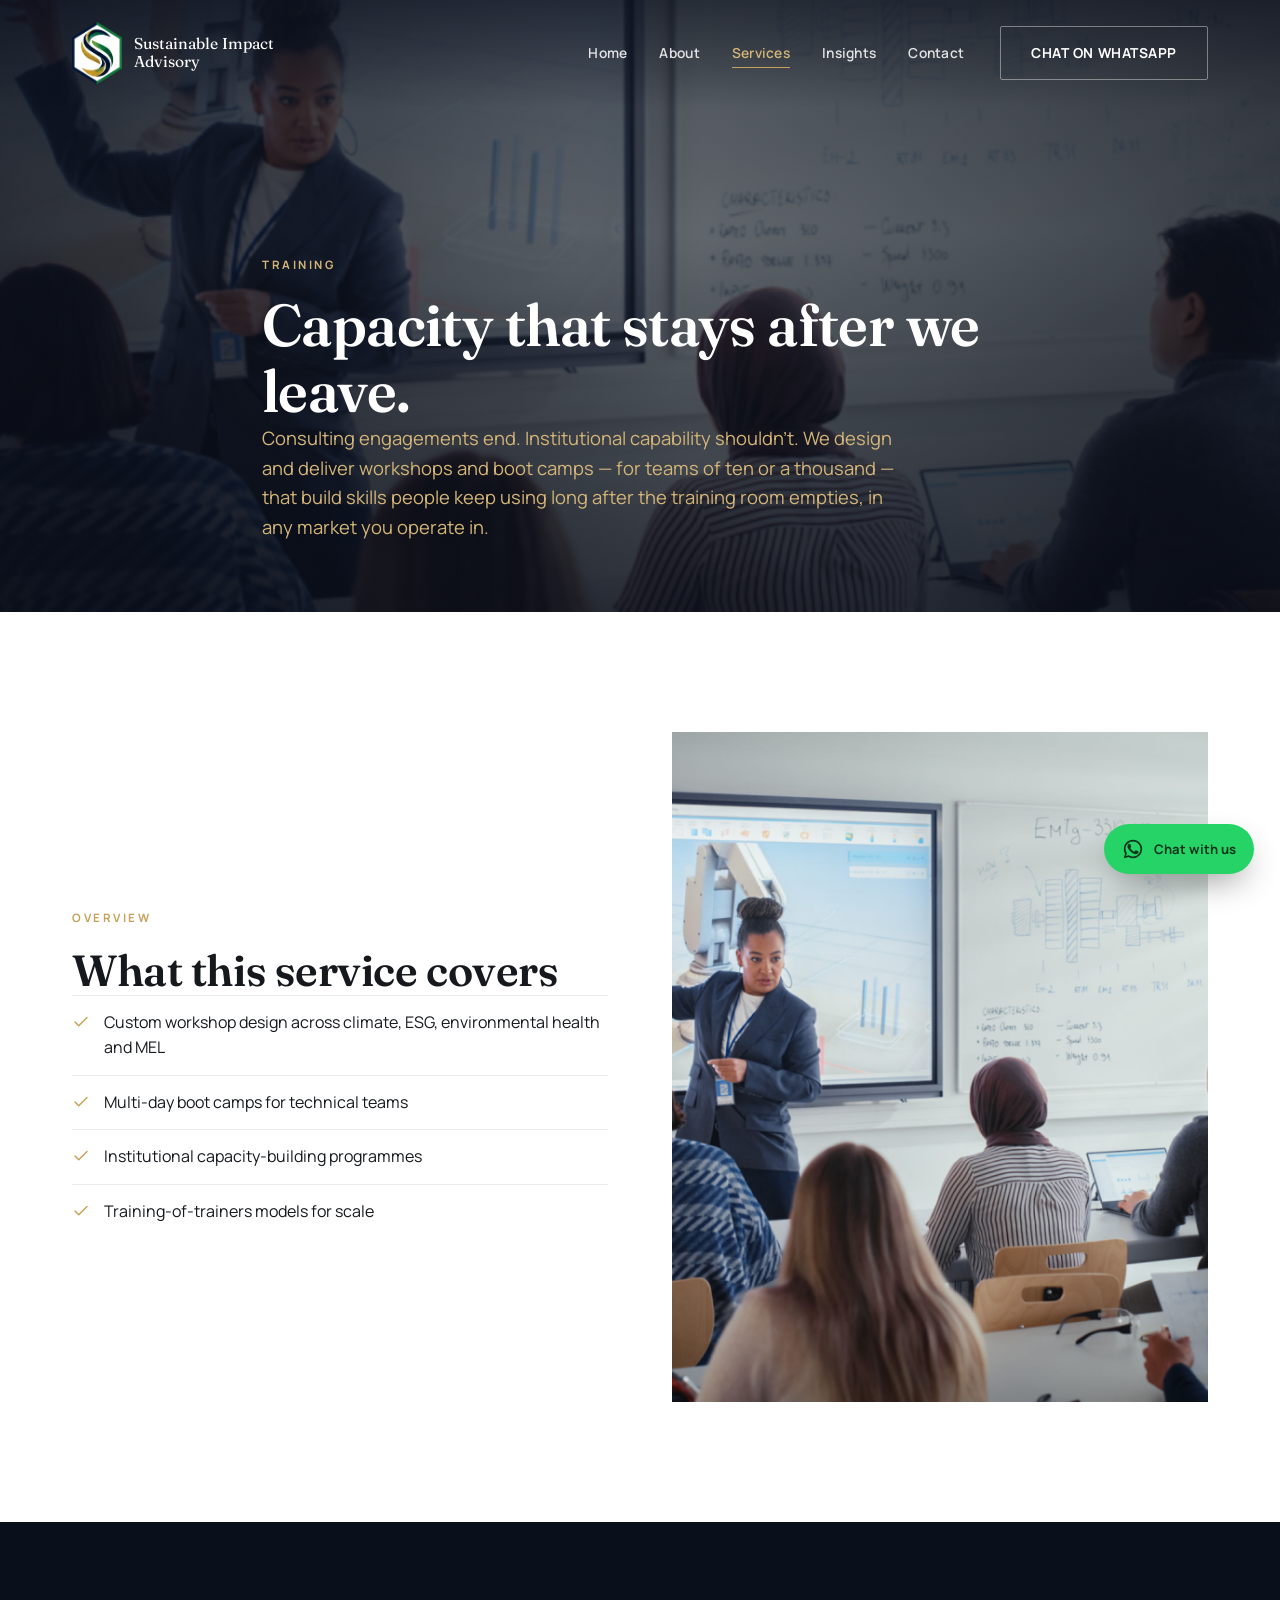
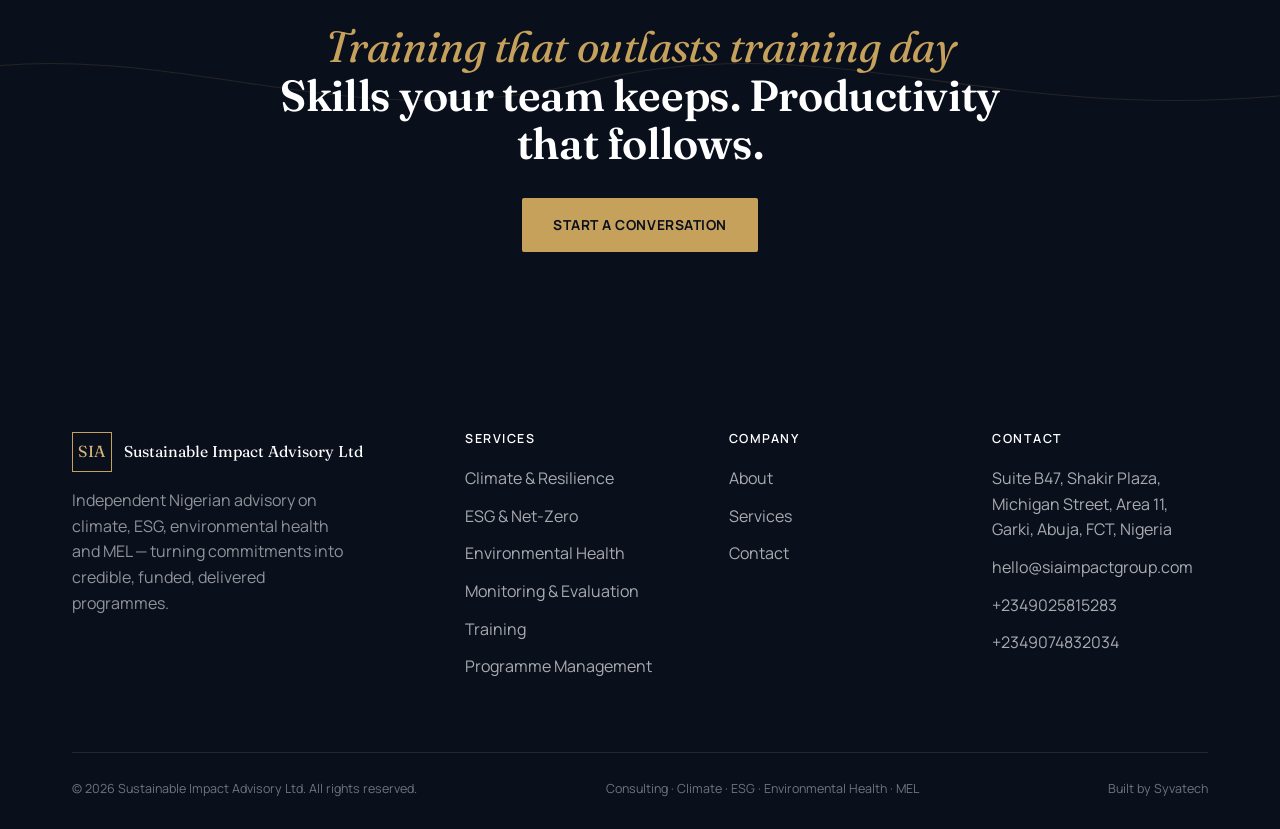
<file: service-training.html>
<!doctype html>
<html lang="en">

<head>
  <meta charset="utf-8">
  <meta name="viewport" content="width=device-width, initial-scale=1">
  <title>Training | Sustainable Impact Advisory</title>
  <meta name="description"
    content="Workshops, boot camps and capacity building that build lasting institutional skill.">
  <link rel="preconnect" href="https://fonts.googleapis.com">
  <link rel="preconnect" href="https://fonts.gstatic.com" crossorigin>
  <link
    href="https://fonts.googleapis.com/css2?family=Fraunces:ital,wght@0,300;0,500;0,600;0,700;1,400;1,500&family=Manrope:wght@400;500;600;700;800&display=swap"
    rel="stylesheet">
  <link rel="stylesheet" href="css/style.css">
  <!-- Favicon -->
  <link href="images/logo2.png" rel="icon">
</head>

<body>
  <header class="site-header">
    <div class="container">
      <a href="index.html" class="brand">
        <div class="logo">
          <img src="images/logo2.png" alt="SIA Logo">
        </div>
        <span class="brand-name"><span class="full">Sustainable Impact<br>Advisory</span></span>
      </a>
      <nav class="nav-main">
        <ul class="nav-links" id="navLinks">
          <li><a href="index.html">Home</a></li>
          <li><a href="about.html">About</a></li>
          <li class="nav-dropdown open">
            <a href="services.html" class="dropdown-toggle active">Services</a>
            <div class="nav-dropdown-panel">
              <a href="service-climate-resilience.html">Climate &amp; Resilience</a>
              <a href="service-esg-net-zero.html">ESG &amp; Net-Zero</a>
              <a href="service-environmental-health.html">Environmental Health</a>
              <a href="service-monitoring-evaluation.html">Monitoring &amp; Evaluation</a>
              <a href="service-training.html">Training</a>
              <a href="service-programme-management.html">Programme Management</a>
            </div>
          </li>
          <li><a href="insights.html">Insights</a></li>
          <li><a href="contact.html">Contact</a></li>
        </ul>
        <div class="nav-cta">
          <a href="https://wa.me/2349074832034?text=Hello%20SIA%2C%20I%27d%20like%20to%20enquire%20about%20your%20services."
            class="btn btn-outline" target="_blank" rel="noopener">Chat on WhatsApp</a>
          <button class="nav-toggle" aria-label="Toggle menu" aria-expanded="false">
            <svg viewBox="0 0 24 24" fill="none" stroke="currentColor" stroke-width="2" stroke-linecap="round"
              width="24" height="24">
              <line x1="3" y1="6" x2="21" y2="6" />
              <line x1="3" y1="12" x2="21" y2="12" />
              <line x1="3" y1="18" x2="21" y2="18" />
            </svg>
          </button>
        </div>
      </nav>
    </div>
  </header>
  <section class="page-hero">
    <div class="hero-media"><img src="images/train.png" alt=""></div>
    <div class="hero-scrim"></div>
    <div class="container page-hero-content">
      <div class="eyebrow on-dark">Training</div>
      <h1>Capacity that stays after we leave.</h1>
      <p class="lede">Consulting engagements end. Institutional capability shouldn't. We design and deliver workshops
        and boot camps — for teams of ten or a thousand — that build skills people keep using long after the training
        room empties, in any market you operate in.</p>
    </div>
  </section>

  <section class="section section-white">
    <div class="container">
      <div class="split reverse reveal">
        <div class="split-media image-card">
          <img src="images/train.png" alt="Training — Sustainable Impact Advisory Ltd">
        </div>
        <div>
          <div class="eyebrow">Overview</div>
          <h2>What this service covers</h2>
          <ul class="check-list">
            <li><svg viewBox="0 0 24 24" fill="none" stroke="currentColor" stroke-width="2" stroke-linecap="round"
                stroke-linejoin="round">
                <polyline points="20 6 9 17 4 12" />
              </svg>
              <div>Custom workshop design across climate, ESG, environmental health and MEL</div>
            </li>
            <li><svg viewBox="0 0 24 24" fill="none" stroke="currentColor" stroke-width="2" stroke-linecap="round"
                stroke-linejoin="round">
                <polyline points="20 6 9 17 4 12" />
              </svg>
              <div>Multi-day boot camps for technical teams</div>
            </li>
            <li><svg viewBox="0 0 24 24" fill="none" stroke="currentColor" stroke-width="2" stroke-linecap="round"
                stroke-linejoin="round">
                <polyline points="20 6 9 17 4 12" />
              </svg>
              <div>Institutional capacity-building programmes</div>
            </li>
            <li><svg viewBox="0 0 24 24" fill="none" stroke="currentColor" stroke-width="2" stroke-linecap="round"
                stroke-linejoin="round">
                <polyline points="20 6 9 17 4 12" />
              </svg>
              <div>Training-of-trainers models for scale</div>
            </li>
          </ul>
        </div>
      </div>
    </div>
  </section>

  <section class="cta-banner">
    <svg class="contour-bg" viewBox="0 0 1200 800" preserveAspectRatio="none" aria-hidden="true">
      <path d="M-100,150 C150,90 300,210 550,150 C800,90 950,210 1300,150" fill="none" stroke="#c6a15b"
        stroke-width="1" />
      <path d="M-100,650 C150,590 300,710 550,650 C800,590 950,710 1300,650" fill="none" stroke="#c6a15b"
        stroke-width="1" />
    </svg>
    <div class="container reveal">
      <h2><b><em>Training that outlasts training day</em></b><br>
        Skills your team keeps. Productivity that follows.</h2>

      <div class="cta-actions">
        <a href="contact.html" class="btn btn-primary">Start A Conversation</a>

      </div>
    </div>
  </section>

  <footer class="site-footer">
    <div class="container">
      <div class="footer-top">
        <div class="footer-brand">
          <div class="brand" style="color:#fff;">
            <span class="brand-mark">SIA</span>
            <span class="brand-name" style="color:#fff;"><span class="full">Sustainable Impact Advisory
                Ltd</span></span>
          </div>
          <p>Independent Nigerian advisory on climate, ESG, environmental health and MEL — turning commitments into
            credible, funded, delivered programmes.</p>
        </div>
        <div class="footer-col">
          <h4>Services</h4>
          <ul>
            <li><a href="service-climate-resilience.html">Climate &amp; Resilience</a></li>
            <li><a href="service-esg-net-zero.html">ESG &amp; Net-Zero</a></li>
            <li><a href="service-environmental-health.html">Environmental Health</a></li>
            <li><a href="service-monitoring-evaluation.html">Monitoring &amp; Evaluation</a></li>
            <li><a href="service-training.html">Training</a></li>
            <li><a href="service-programme-management.html">Programme Management</a></li>
          </ul>
        </div>
        <div class="footer-col">
          <h4>Company</h4>
          <ul>
            <li><a href="about.html">About</a></li>
            <li><a href="services.html">Services</a></li>
            <li><a href="contact.html">Contact</a></li>
          </ul>
        </div>
        <div class="footer-col">
          <h4>Contact</h4>
          <ul>
            <li>Suite B47, Shakir Plaza, Michigan Street, Area 11, Garki, Abuja, FCT, Nigeria</li>
            <li><a href="hello@siaimpactgroup.com">hello@siaimpactgroup.com</a></li>
            <li><a href="tel:+2349074832034">+2349025815283</a></li>
            <li><a href="tel:+2349074832034">+2349074832034</a></li>
          </ul>
        </div>
      </div>
      <div class="footer-bottom">
        <span>&copy; <span data-year></span> Sustainable Impact Advisory Ltd. All rights reserved.</span>
        <span>Consulting · Climate · ESG · Environmental Health · MEL</span>
        <span><a href="https://syvatech.mypixieset.com/" target="_blank" rel="noopener noreferrer">
            Built by Syvatech
          </a></span>
      </div>
    </div>
  </footer>

  <a href="https://wa.me/2349074832034?text=Hello%20SIA%2C%20I%27d%20like%20to%20enquire%20about%20your%20services."
    class="wa-float" target="_blank" rel="noopener" aria-label="Chat on WhatsApp">
    <svg viewBox="0 0 24 24" fill="currentColor">
      <path
        d="M17.472 14.382c-.297-.149-1.758-.867-2.03-.967-.273-.099-.471-.148-.67.15-.197.297-.767.966-.94 1.164-.173.199-.347.223-.644.075-.297-.15-1.255-.463-2.39-1.475-.883-.788-1.48-1.761-1.653-2.059-.173-.297-.018-.458.13-.606.134-.133.298-.347.446-.52.149-.174.198-.298.298-.497.099-.198.05-.371-.025-.52-.075-.149-.669-1.612-.916-2.207-.242-.579-.487-.5-.669-.51-.173-.008-.371-.01-.57-.01-.198 0-.52.074-.792.372-.272.297-1.04 1.016-1.04 2.479 0 1.462 1.065 2.875 1.213 3.074.149.198 2.096 3.2 5.077 4.487.709.306 1.262.489 1.694.626.712.227 1.36.195 1.871.118.571-.085 1.758-.719 2.006-1.413.248-.694.248-1.289.173-1.413-.074-.124-.272-.198-.57-.347z" />
      <path
        d="M12.001 2c-5.522 0-10 4.477-10 10 0 1.766.462 3.484 1.34 5.001L2 22l5.132-1.324A9.958 9.958 0 0012.001 22c5.522 0 10-4.477 10-10s-4.478-10-10-10zm0 18.153a8.13 8.13 0 01-4.146-1.13l-.297-.176-3.05.787.814-2.973-.193-.305A8.14 8.14 0 013.85 12c0-4.5 3.65-8.153 8.151-8.153S20.15 7.5 20.15 12 16.501 20.153 12.001 20.153z" />
    </svg>
    <span class="wa-label">Chat with us</span>
  </a>

  <script src="js/main.js"></script>
</body>

</html>
</file>
<file: css/style.css>
/* ============================================================
   Sustainable Impact Advisory Ltd — Design System
   Palette: deep navy + brass gold + cream, editorial serif display
   ============================================================ */

:root {
  --navy-950: #0a0f1c;
  --navy-900: #0d1526;
  --navy-800: #142236;
  --navy-700: #1c2e47;
  --navy-600: #28405f;
  --gold-500: #c6a15b;
  --gold-400: #d4b578;
  --gold-300: #e7d4a8;
  --sage-600: #6e8f72;
  --cream-50: #fbf9f3;
  --cream-100: #f3efe3;
  --cream-200: #eae3d1;
  --ink-900: #15181d;
  --ink-700: #3a3f47;
  --ink-500: #666c76;
  --white: #ffffff;

  --font-display: 'Fraunces', Georgia, serif;
  --font-body: 'Manrope', -apple-system, BlinkMacSystemFont, 'Segoe UI', sans-serif;

  --container: 1200px;
  --radius: 2px;
  --ease: cubic-bezier(.22, .68, 0, 1);
}

*,
*::before,
*::after {
  box-sizing: border-box;
}

html {
  scroll-behavior: smooth;
}

@media (prefers-reduced-motion:reduce) {
  html {
    scroll-behavior: auto;
  }

  * {
    animation-duration: .001ms !important;
    animation-iteration-count: 1 !important;
    transition-duration: .001ms !important;
  }
}

body {
  margin: 0;
  font-family: var(--font-body);
  color: var(--ink-900);
  background: var(--cream-50);
  -webkit-font-smoothing: antialiased;
  line-height: 1.6;
}

img {
  max-width: 100%;
  display: block;
}

a {
  color: inherit;
  text-decoration: none;
}

ul {
  margin: 0;
  padding: 0;
  list-style: none;
}

button {
  font-family: inherit;
}

.container {
  max-width: var(--container);
  margin: 0 auto;
  padding: 0 32px;
}

h1,
h2,
h3,
h4 {
  font-family: var(--font-display);
  font-weight: 600;
  line-height: 1.12;
  margin: 0;
  letter-spacing: -0.01em;
}

h1 {
  font-size: clamp(2.6rem, 5.2vw, 4.6rem);
}

h2 {
  font-size: clamp(1.9rem, 3.4vw, 2.8rem);
}

h3 {
  font-size: clamp(1.25rem, 2vw, 1.6rem);
}

em,
.italic {
  font-style: italic;
  font-weight: 400;
  color: var(--gold-500);
}

p {
  margin: 0 0 1em;
  color: var(--ink-700);
}

p:last-child {
  margin-bottom: 0;
}

.eyebrow {
  display: flex;
  align-items: center;
  gap: 12px;
  font-family: var(--font-body);
  font-size: .72rem;
  font-weight: 700;
  letter-spacing: .22em;
  text-transform: uppercase;
  color: var(--gold-500);
  margin-bottom: 18px;
}

.eyebrow::before {

  width: 28px;
  height: 1px;
  background: var(--gold-500);
  display: inline-block;
}

.eyebrow.center {
  justify-content: center;
}

.eyebrow.on-dark {
  color: var(--gold-400);
}

.lede {
  font-size: 1.15rem;
  color: var(--ink-700);
  max-width: 640px;
}

.on-dark .lede,
.on-dark p {
  color: rgba(255, 255, 255, .72);
}

.on-dark h2,
.on-dark h3 {
  color: var(--white);
}

/* ---------- Buttons ---------- */
.btn {
  display: inline-flex;
  align-items: center;
  justify-content: center;
  gap: 10px;
  padding: 15px 30px;
  font-size: .86rem;
  font-weight: 700;
  letter-spacing: .04em;
  text-transform: uppercase;
  border-radius: var(--radius);
  border: 1px solid transparent;
  cursor: pointer;
  transition: all .35s var(--ease);
  white-space: nowrap;
}

.btn-primary {
  background: var(--gold-500);
  color: var(--navy-950);
}

.btn-primary:hover {
  background: var(--gold-400);
  transform: translateY(-2px);
  box-shadow: 0 12px 24px -10px rgba(198, 161, 91, .55);
}

.btn-outline {
  border-color: rgba(255, 255, 255, .4);
  color: var(--white);
  background: transparent;
}

.btn-outline:hover {
  border-color: var(--gold-400);
  color: var(--gold-400);
}

.btn-dark-outline {
  border-color: rgba(21, 24, 29, .25);
  color: var(--ink-900);
  background: transparent;
}

.btn-dark-outline:hover {
  border-color: var(--navy-900);
  background: var(--navy-900);
  color: var(--white);
}

.btn-whatsapp {
  background: #25D366;
  color: #08341c;
}

.btn-whatsapp:hover {
  background: #2fe374;
  transform: translateY(-2px);
}

.btn svg {
  width: 18px;
  height: 18px;
  flex-shrink: 0;
}

/* ---------- Header / Nav ---------- */
.site-header {
  position: fixed;
  top: 0;
  left: 0;
  right: 0;
  z-index: 1000;
  padding: 22px 0;
  transition: all .4s var(--ease);
  background: linear-gradient(to bottom, rgba(10, 15, 28, .55), transparent);
}

/* ---------- Logo ---------- */
.logo img {
  width: 50px;
  height: auto;
  display: block;
}

.site-header.scrolled {
  background: rgba(10, 15, 28, .94);
  backdrop-filter: blur(10px);
  padding: 14px 0;
  box-shadow: 0 8px 30px -12px rgba(0, 0, 0, .4);
}

.site-header .container {
  display: flex;
  align-items: center;
  justify-content: space-between;
  gap: 24px;
}

.brand {
  display: flex;
  align-items: center;
  gap: 12px;
  color: var(--white);
}

.brand-mark {
  width: 40px;
  height: 40px;
  border: 1px solid var(--gold-500);
  display: flex;
  align-items: center;
  justify-content: center;
  font-family: var(--font-display);
  font-size: 1rem;
  letter-spacing: .03em;
  color: var(--gold-400);
  flex-shrink: 0;
}

.brand-name {
  font-family: var(--font-display);
  font-size: 1rem;
  line-height: 1.15;
}

.brand-name .full {
  display: block;
  font-size: .98rem;
}

.brand-name .sub {
  display: block;
  font-size: .62rem;
  letter-spacing: .18em;
  text-transform: uppercase;
  color: var(--gold-400);
  font-family: var(--font-body);
  font-weight: 700;
  margin-top: 2px;
}

.nav-main {
  display: flex;
  align-items: center;
  gap: 36px;
}

.nav-links {
  display: flex;
  align-items: center;
  gap: 32px;
}

.nav-links a {
  color: rgba(255, 255, 255, .86);
  font-size: .86rem;
  font-weight: 600;
  letter-spacing: .02em;
  padding: 6px 0;
  position: relative;
}

.nav-links a::after {
  content: '';
  position: absolute;
  left: 0;
  bottom: 0;
  width: 0;
  height: 1px;
  background: var(--gold-500);
  transition: width .3s var(--ease);
}

.nav-links a:hover::after,
.nav-links a.active::after {
  width: 100%;
}

.nav-links a.active {
  color: var(--gold-400);
}

.nav-dropdown {
  position: relative;
}

.nav-dropdown-panel {
  position: absolute;
  top: calc(100% + 18px);
  left: 50%;
  transform: translateX(-50%) translateY(8px);
  background: var(--navy-900);
  border: 1px solid rgba(198, 161, 91, .2);
  min-width: 280px;
  padding: 10px;
  opacity: 0;
  visibility: hidden;
  transition: all .25s var(--ease);
  box-shadow: 0 24px 50px -20px rgba(0, 0, 0, .6);
}

.nav-dropdown:hover .nav-dropdown-panel,
.nav-dropdown:focus-within .nav-dropdown-panel {
  opacity: 1;
  visibility: visible;
  transform: translateX(-50%) translateY(0);
}

.nav-dropdown-panel a {
  display: block;
  padding: 11px 14px;
  font-size: .82rem;
  color: rgba(255, 255, 255, .82);
}

.nav-dropdown-panel a::after {
  display: none;
}

.nav-dropdown-panel a:hover {
  background: rgba(198, 161, 91, .1);
  color: var(--gold-400);
}

.nav-cta {
  display: flex;
  align-items: center;
  gap: 18px;
}

.nav-toggle {
  display: none;
  background: none;
  border: none;
  color: var(--white);
  cursor: pointer;
  padding: 6px;
}

@media (max-width:960px) {
  .nav-links {
    position: fixed;
    inset: 0 0 0 auto;
    width: min(84vw, 360px);
    height: 100vh;
    background: var(--navy-950);
    flex-direction: column;
    align-items: flex-start;
    padding: 110px 32px 40px;
    gap: 6px;
    transform: translateX(100%);
    transition: transform .4s var(--ease);
    overflow-y: auto;
  }

  .nav-links.open {
    transform: translateX(0);
  }

  .nav-links a {
    width: 100%;
    padding: 14px 0;
    font-size: 1.05rem;
    border-bottom: 1px solid rgba(255, 255, 255, .08);
  }

  .nav-dropdown-panel {
    position: static;
    transform: none;
    opacity: 1;
    visibility: visible;
    background: none;
    border: none;
    max-height: 0;
    overflow: hidden;
    padding: 0;
    box-shadow: none;
    transition: max-height .35s var(--ease);
  }

  .nav-dropdown.open .nav-dropdown-panel {
    max-height: 400px;
    padding: 4px 0 4px 16px;
  }

  .nav-toggle {
    display: block;
  }

  .nav-cta .btn-outline {
    display: none;
  }
}

/* ---------- Hero ---------- */
.hero {
  position: relative;
  height: 100vh;
  min-height: 640px;
  width: 100%;
  display: flex;
  align-items: center;
  overflow: hidden;
  background: var(--navy-950);
}

.hero-media {
  position: absolute;
  inset: 0;
  width: 100%;
  height: 100%;
}

.hero-media video,
.hero-media img {
  width: 100%;
  height: 100%;
  object-fit: cover;
  object-position: center;
}

.hero-scrim {
  position: absolute;
  inset: 0;
  background:
    linear-gradient(180deg, rgba(9, 13, 24, .55) 0%, rgba(9, 13, 24, .42) 38%, rgba(9, 13, 24, .78) 100%),
    linear-gradient(90deg, rgba(9, 13, 24, .72) 0%, rgba(9, 13, 24, .24) 55%, rgba(9, 13, 24, .6) 100%);
}

.hero-contour {
  position: absolute;
  inset: 0;
  opacity: .35;
  mix-blend-mode: screen;
  pointer-events: none;
}

.hero-inner {
  position: relative;
  z-index: 2;
  width: 100%;
  padding-top: 130px;
}

.hero-content {
  max-width: 760px;
  color: var(--white);
}

.hero-content h1 {
  color: var(--white);
  margin-bottom: 22px;
  font-size: clamp(2.4rem, 4.4vw, 4rem);
}

.hero-content .lede {
  color: rgba(255, 255, 255, .8);
  font-size: 1.18rem;
  margin-bottom: 34px;
}

.hero-actions {
  display: flex;
  gap: 16px;
  flex-wrap: wrap;
}

.hero-slides {
  position: relative;
  min-height: 100%;
}

.hero-slide {
  position: absolute;
  inset: 0;
  opacity: 0;
  visibility: hidden;
  transform: translateY(14px);
  transition: opacity .9s var(--ease), transform .9s var(--ease);
}

.hero-slide.is-active {
  opacity: 1;
  visibility: visible;
  transform: translateY(0);
  position: relative;
}

.hero-dots {
  position: absolute;
  left: 32px;
  bottom: 36px;
  z-index: 3;
  display: flex;
  gap: 10px;
  align-items: center;
}

.hero-dots button {
  width: 34px;
  height: 2px;
  background: rgba(255, 255, 255, .32);
  border: none;
  padding: 0;
  cursor: pointer;
  transition: background .3s;
}

.hero-dots button.is-active {
  background: var(--gold-500);
}

.hero-scrollcue {
  position: absolute;
  right: 36px;
  bottom: 38px;
  z-index: 3;
  color: rgba(255, 255, 255, .6);
  display: flex;
  flex-direction: column;
  align-items: center;
  gap: 10px;
  font-size: .65rem;
  letter-spacing: .22em;
  text-transform: uppercase;
}

.hero-scrollcue .line {
  width: 1px;
  height: 38px;
  background: linear-gradient(to bottom, var(--gold-400), transparent);
  animation: scrollcue 2.4s infinite var(--ease);
}

@keyframes scrollcue {
  0% {
    transform: scaleY(0);
    transform-origin: top;
  }

  50% {
    transform: scaleY(1);
    transform-origin: top;
  }

  50.01% {
    transform-origin: bottom;
  }

  100% {
    transform: scaleY(0);
    transform-origin: bottom;
  }
}

@media (max-width:640px) {
  .hero {
    min-height: 560px;
  }

  .hero-scrollcue {
    display: none;
  }
}

/* ---------- Page hero (inner pages) ---------- */
.page-hero {
  position: relative;
  min-height: 68vh;
  display: flex;
  align-items: flex-end;
  background: var(--navy-950);
  overflow: hidden;
  padding-top: 140px;
}

.page-hero .hero-media img {
  width: 100%;
  height: 100%;
  object-fit: cover;
}

.page-hero-content {
  position: relative;
  z-index: 2;
  color: var(--white);
  padding-bottom: 70px;
  max-width: 820px;
}

.page-hero-content h1 {
  color: var(--white);
  font-size: clamp(2.4rem, 4.6vw, 4rem);
}

.breadcrumb {
  display: flex;
  gap: 8px;
  align-items: center;
  font-size: .78rem;
  color: rgb(252, 252, 252);
  margin-bottom: 18px;
}

.breadcrumb a {
  color: rgba(255, 255, 255, .75);
}

.breadcrumb a:hover {
  color: var(--gold-400);
}

/* ---------- Sections ---------- */
.section {
  padding: 120px 0;
}

.section-sm {
  padding: 80px 0;
}

.section-dark {
  background: var(--navy-950);
  color: var(--white);
  position: relative;
  overflow: hidden;
}

.section-navy {
  background: var(--navy-900);
  color: var(--gold-400);
  position: relative;
  overflow: hidden;
}

.section-cream {
  background: var(--cream-100);
}

.section-white {
  background: var(--white);
}

.section-header {
  max-width: 640px;
  margin-bottom: 64px;
}

.section-header.center {
  margin-left: auto;
  margin-right: auto;
  text-align: center;
}

.contour-bg {
  position: absolute;
  inset: 0;
  opacity: .14;
  pointer-events: none;
}

.section-dark .contour-bg,
.section-navy .contour-bg {
  opacity: .16;
}

/* ---------- Services grid ---------- */
.services-grid {
  display: grid;
  grid-template-columns: repeat(3, 1fr);
  gap: 1px;
  background: rgba(198, 161, 91, .25);
  border: 1px solid rgba(198, 161, 91, .25);
}

.service-card {
  background: var(--navy-900);
  padding: 44px 36px;
  display: flex;
  flex-direction: column;
  gap: 16px;
  transition: background .4s var(--ease);
  position: relative;
}

.service-card:hover {
  background: var(--navy-800);
}

.service-card .num {
  font-family: var(--font-display);
  font-style: italic;
  color: var(--gold-500);
  font-size: .95rem;
}

.service-card h3 {
  color: var(--white);
}

.service-card p {
  color: rgba(255, 255, 255, .65);
  font-size: .95rem;
}

.service-card .go {
  margin-top: auto;
  display: inline-flex;
  align-items: center;
  gap: 8px;
  color: var(--gold-400);
  font-size: .78rem;
  font-weight: 700;
  letter-spacing: .06em;
  text-transform: uppercase;
}

.service-card .go svg {
  width: 14px;
  height: 14px;
  transition: transform .3s var(--ease);
}

.service-card:hover .go svg {
  transform: translateX(4px);
}

@media (max-width:900px) {
  .services-grid {
    grid-template-columns: repeat(2, 1fr);
  }
}

@media (max-width:640px) {
  .services-grid {
    grid-template-columns: 1fr;
  }
}

/* ---------- Pillars / why us ---------- */
.pillars {
  display: grid;
  grid-template-columns: repeat(3, 1fr);
  gap: 48px;
}

.pillar {
  border-left: 1px solid var(--gold-500);
  padding-left: 24px;
}

.pillar .tag {
  font-size: .72rem;
  font-weight: 700;
  letter-spacing: .16em;
  text-transform: uppercase;
  color: var(--gold-500);
  display: block;
  margin-bottom: 10px;
}

@media (max-width:800px) {
  .pillars {
    grid-template-columns: 1fr;
    gap: 36px;
  }
}

/* ---------- Serves strip ---------- */
.serves-strip {
  display: flex;
  flex-wrap: wrap;
  gap: 0;
  border-top: 1px solid rgba(255, 255, 255, .12);
}

.serves-item {
  flex: 1 1 200px;
  padding: 30px 0;
  border-right: 1px solid rgba(255, 255, 255, .12);
  padding-right: 24px;
}

.serves-item:last-child {
  border-right: none;
}

.serves-item .tag {
  font-size: .68rem;
  letter-spacing: .18em;
  text-transform: uppercase;
  color: var(--gold-400);
  display: block;
  margin-bottom: 8px;
}

.serves-item strong {
  font-family: var(--font-display);
  font-weight: 600;
  font-size: 1.15rem;
  color: var(--white);
}

/* ---------- Split / media blocks ---------- */
.split {
  display: grid;
  grid-template-columns: 1fr 1fr;
  gap: 64px;
  align-items: center;
}

.split.reverse .split-media {
  order: 2;
}

.split-media {
  position: relative;
}

.split-media img {
  width: 100%;
  height: 100%;
  object-fit: cover;
  aspect-ratio: 4/5;
}

.split-media::before {
  content: '';
  position: absolute;
  top: 20px;
  left: -20px;
  right: 20px;
  bottom: -20px;
  border: 1px solid var(--gold-500);
  z-index: -1;
}

@media (max-width:860px) {
  .split {
    grid-template-columns: 1fr;
    gap: 40px;
  }

  .split.reverse .split-media {
    order: 0;
  }

  .split-media::before {
    display: none;
  }
}

.check-list li {
  display: flex;
  gap: 14px;
  align-items: flex-start;
  padding: 14px 0;
  border-top: 1px solid rgba(0, 0, 0, .08);
}

.on-dark .check-list li {
  border-top-color: rgba(255, 255, 255, .12);
}

.check-list li:last-child {
  padding-bottom: 0;
}

.check-list svg {
  width: 18px;
  height: 18px;
  flex-shrink: 0;
  margin-top: 3px;
  color: var(--gold-500);
}

/* ---------- Process steps ---------- */
.process {
  display: grid;
  grid-template-columns: repeat(4, 1fr);
  gap: 1px;
  background: rgba(0, 0, 0, .08);
}

.process-step {
  background: var(--cream-50);
  padding: 36px 28px;
}

.process-step .step-index {
  font-family: var(--font-display);
  font-style: italic;
  font-size: 1.6rem;
  color: var(--gold-500);
  display: block;
  margin-bottom: 14px;
}

@media (max-width:900px) {
  .process {
    grid-template-columns: repeat(2, 1fr);
  }
}

@media (max-width:560px) {
  .process {
    grid-template-columns: 1fr;
  }
}

/* ---------- Stats ---------- */
.stat-row {
  display: grid;
  grid-template-columns: repeat(4, 1fr);
  gap: 32px;
  text-align: center;
}

.stat-row .stat h3 {
  color: var(--gold-400);
  font-size: clamp(1.8rem, 3vw, 2.6rem);
}

.stat-row .stat span {
  font-size: .78rem;
  letter-spacing: .08em;
  color: rgba(255, 255, 255, .6);
  text-transform: uppercase;
}

@media (max-width:700px) {
  .stat-row {
    grid-template-columns: repeat(2, 1fr);
    row-gap: 36px;
  }
}

/* ---------- CTA banner ---------- */
.cta-banner {
  position: relative;
  padding: 100px 0;
  background: var(--navy-950);
  color: var(--white);
  text-align: center;
  overflow: hidden;
}

.cta-banner h2 {
  color: var(--white);
  max-width: 720px;
  margin: 0 auto 30px;
}

.cta-actions {
  display: flex;
  justify-content: center;
  gap: 16px;
  flex-wrap: wrap;
}

/* ---------- Team / office cards ---------- */
.info-cards {
  display: grid;
  grid-template-columns: repeat(2, 1fr);
  gap: 24px;
}

.info-card {
  background: var(--white);
  border: 1px solid var(--cream-200);
  padding: 32px;
}

.info-card .tag {
  color: var(--gold-500);
  font-size: .7rem;
  letter-spacing: .16em;
  text-transform: uppercase;
  font-weight: 700;
  display: block;
  margin-bottom: 10px;
}

@media (max-width:700px) {
  .info-cards {
    grid-template-columns: 1fr;
  }
}

/* ---------- Footer ---------- */
.site-footer {
  background: var(--navy-950);
  color: rgba(255, 255, 255, .65);
  padding: 80px 0 30px;
}

.footer-top {
  display: grid;
  grid-template-columns: 1.6fr 1fr 1fr 1fr;
  gap: 48px;
  padding-bottom: 60px;
  border-bottom: 1px solid rgba(255, 255, 255, .1);
}

.footer-brand p {
  color: rgba(255, 255, 255, .55);
  max-width: 280px;
  margin-top: 16px;
}

.footer-col h4 {
  color: var(--white);
  font-size: .78rem;
  letter-spacing: .12em;
  text-transform: uppercase;
  font-family: var(--font-body);
  margin-bottom: 20px;
}

.footer-col ul li {
  margin-bottom: 12px;
}

.footer-col a:hover {
  color: var(--gold-400);
}

.footer-bottom {
  display: flex;
  justify-content: space-between;
  align-items: center;
  padding-top: 26px;
  font-size: .78rem;
  flex-wrap: wrap;
  gap: 12px;
  color: rgba(255, 255, 255, .42);
}

@media (max-width:860px) {
  .footer-top {
    grid-template-columns: 1fr 1fr;
    row-gap: 36px;
  }
}

@media (max-width:560px) {
  .footer-top {
    grid-template-columns: 1fr;
  }
}

/* ---------- WhatsApp float ---------- */
.wa-float {
  position: fixed;
  right: 26px;
  bottom: 26px;
  z-index: 900;
  display: flex;
  align-items: center;
  gap: 10px;
  background: #25D366;
  color: #08341c;
  padding: 14px 18px;
  border-radius: 40px;
  box-shadow: 0 14px 34px -10px rgba(0, 0, 0, .45);
  font-size: .82rem;
  font-weight: 700;
  transition: transform .3s var(--ease), box-shadow .3s var(--ease);
}

.wa-float:hover {
  transform: translateY(-3px);
  box-shadow: 0 18px 40px -8px rgba(0, 0, 0, .5);
}

.wa-float svg {
  width: 22px;
  height: 22px;
  flex-shrink: 0;
}

.wa-float .wa-label {
  white-space: nowrap;
}

@media (max-width:560px) {
  .wa-float .wa-label {
    display: none;
  }

  .wa-float {
    padding: 14px;
    border-radius: 50%;
  }
}

/* ---------- Reveal animation ---------- */
.reveal {
  opacity: 0;
  transform: translateY(26px);
  transition: opacity .8s var(--ease), transform .8s var(--ease);
}

.reveal.in-view {
  opacity: 1;
  transform: translateY(0);
}

.reveal-delay-1.in-view {
  transition-delay: .1s;
}

.reveal-delay-2.in-view {
  transition-delay: .2s;
}

.reveal-delay-3.in-view {
  transition-delay: .3s;
}

.reveal-delay-4.in-view {
  transition-delay: .4s;
}

.reveal-delay-5.in-view {
  transition-delay: .5s;
}

/* ---------- Marquee (serves clients ticker on light bg) ---------- */
.divider-gold {
  width: 60px;
  height: 1px;
  background: var(--gold-500);
  margin: 0 auto 26px;
}

/* ---------- Misc ---------- */
.tag-pill {
  display: inline-block;
  border: 1px solid rgba(198, 161, 91, .5);
  color: var(--gold-500);
  font-size: .68rem;
  letter-spacing: .1em;
  text-transform: uppercase;
  padding: 6px 14px;
  font-weight: 700;
}

.grid-2 {
  display: grid;
  grid-template-columns: 1fr 1fr;
  gap: 28px;
}

@media (max-width:700px) {
  .grid-2 {
    grid-template-columns: 1fr;
  }
}

.image-card {
  position: relative;
  overflow: hidden;
}

.image-card img {
  transition: transform .8s var(--ease);
}

.image-card:hover img {
  transform: scale(1.06);
}

.serves-band h2 {
  padding: 10px;
  font-size: 11px;
}

@media (max-width: 768px) {
  .serves-band h2 {
    white-space: nowrap;
  }
}

@media (max-width: 768px) {
  .serve-title {
    font-size: 13px;
    white-space: inherit;
    margin: 5px;
  }
}

.serve-title {
  font-size: 10px;
}

.lede {
  color: var(--gold-400);
}

.cta11 {
  color: white;
  font-size: 16px;
  padding: 5px;
  margin: 5px;
}

/* ============================================================
   CONTACT PAGE
   ============================================================ */

.contact-section {
  background: var(--cream-50);
  position: relative;
  overflow: hidden;
}

/* ---------- Contact Introduction ---------- */

.contact-intro {
  max-width: 720px;
  margin-bottom: 65px;
}

.contact-intro h2 {
  font-size: clamp(2.3rem, 4vw, 3.4rem);
  margin-bottom: 18px;
  color: var(--navy-950);
}

.contact-intro p {
  max-width: 650px;
  font-size: 1.05rem;
  color: var(--ink-500);
}


/* ---------- Main Contact Grid ---------- */

.contact-grid {
  display: grid;
  grid-template-columns: 1.15fr .85fr;
  gap: 70px;
  align-items: start;
}


/* ---------- Form Card ---------- */

.contact-form-card {
  background: var(--white);
  border: 1px solid var(--cream-200);
  padding: 48px;
  box-shadow: 0 25px 60px rgba(13, 21, 38, .07);
  position: relative;
}

.contact-form-card::before {
  content: '';
  position: absolute;
  top: 0;
  left: 0;
  width: 70px;
  height: 3px;
  background: var(--gold-500);
}


/* ---------- Form Heading ---------- */

.form-heading {
  display: flex;
  gap: 20px;
  align-items: flex-start;
  padding-bottom: 30px;
  margin-bottom: 32px;
  border-bottom: 1px solid var(--cream-200);
}

.form-heading>span {
  font-family: var(--font-display);
  font-style: italic;
  font-size: 1.3rem;
  color: var(--gold-500);
  line-height: 1;
}

.form-heading h3 {
  color: var(--navy-950);
  font-size: 1.55rem;
  margin-bottom: 6px;
}

.form-heading p {
  font-size: .88rem;
  color: var(--ink-500);
  margin: 0;
}


/* ---------- Form Layout ---------- */

.contact-form {
  display: flex;
  flex-direction: column;
  gap: 23px;
}

.form-row {
  display: grid;
  grid-template-columns: 1fr 1fr;
  gap: 20px;
}

.form-group {
  display: flex;
  flex-direction: column;
  gap: 8px;
}

.form-group label {
  font-size: .75rem;
  font-weight: 800;
  letter-spacing: .08em;
  text-transform: uppercase;
  color: var(--navy-800);
}

.form-group label span {
  color: var(--gold-500);
}


/* ---------- Inputs ---------- */

.form-group input,
.form-group select,
.form-group textarea {
  width: 100%;
  border: 1px solid #dcd7ca;
  background: var(--cream-50);
  color: var(--ink-900);
  padding: 15px 17px;
  font-family: var(--font-body);
  font-size: .92rem;
  outline: none;
  border-radius: 2px;
  transition:
    border-color .3s ease,
    background .3s ease,
    box-shadow .3s ease,
    transform .3s ease;
}

.form-group input::placeholder,
.form-group textarea::placeholder {
  color: #9a9da3;
}

.form-group input:hover,
.form-group select:hover,
.form-group textarea:hover {
  border-color: #c8bea9;
}

.form-group input:focus,
.form-group select:focus,
.form-group textarea:focus {
  border-color: var(--gold-500);
  background: var(--white);
  box-shadow: 0 0 0 3px rgba(198, 161, 91, .12);
}

.form-group textarea {
  min-height: 150px;
  resize: vertical;
}

.form-group select {
  appearance: none;
  cursor: pointer;
  background-image:
    linear-gradient(45deg, transparent 50%, var(--ink-700) 50%),
    linear-gradient(135deg, var(--ink-700) 50%, transparent 50%);
  background-position:
    calc(100% - 18px) 52%,
    calc(100% - 13px) 52%;
  background-size:
    5px 5px,
    5px 5px;
  background-repeat: no-repeat;
}


/* ---------- Submit ---------- */

.form-submit {
  display: flex;
  align-items: center;
  gap: 22px;
  flex-wrap: wrap;
  margin-top: 8px;
}

.form-button {
  min-width: 180px;
}

.form-button svg {
  width: 17px;
  height: 17px;
  transition: transform .3s var(--ease);
}

.form-button:hover svg {
  transform: translateX(4px);
}

.form-note {
  margin: 0;
  font-size: .72rem;
  color: var(--ink-500);
}


/* ============================================================
   CONTACT DETAILS
   ============================================================ */

.contact-details {
  padding-top: 15px;
}

.contact-details-header {
  margin-bottom: 42px;
}

.contact-details-header h2 {
  color: var(--navy-950);
  margin-bottom: 20px;
}

.contact-details-header p {
  font-size: .98rem;
  color: var(--ink-500);
  max-width: 460px;
}


/* ---------- Contact Info ---------- */

.contact-info-list {
  border-top: 1px solid var(--cream-200);
}

.contact-info-item {
  display: flex;
  gap: 20px;
  padding: 25px 0;
  border-bottom: 1px solid var(--cream-200);
}

.contact-icon {
  width: 46px;
  height: 46px;
  flex-shrink: 0;
  display: flex;
  align-items: center;
  justify-content: center;
  border: 1px solid rgba(198, 161, 91, .4);
  color: var(--gold-500);
  background: rgba(198, 161, 91, .06);
}

.contact-icon svg {
  width: 21px;
  height: 21px;
}

.contact-info-item span {
  display: block;
  margin-bottom: 5px;
  font-size: .68rem;
  font-weight: 800;
  letter-spacing: .15em;
  text-transform: uppercase;
  color: var(--gold-500);
}

.contact-info-item strong,
.contact-info-item a:not(.btn) {
  font-size: .95rem;
  font-weight: 700;
  color: var(--navy-950);
}

.contact-info-item a:not(.btn):hover {
  color: var(--gold-500);
}

.contact-info-item p {
  margin: 5px 0 16px;
  font-size: .85rem;
  color: var(--ink-500);
}


/* ---------- WhatsApp Card ---------- */

.whatsapp-card {
  background: var(--navy-950);
  padding: 28px;
  margin-top: 25px;
  border: none;
}

.whatsapp-card .contact-icon {
  background: rgba(198, 161, 91, .08);
}

.whatsapp-card strong {
  color: var(--white);
}

.whatsapp-card p {
  color: rgba(255, 255, 255, .6);
}

.contact-whatsapp {
  margin-top: 5px;
  padding: 12px 20px;
  font-size: .76rem;
}


/* ---------- Responsive ---------- */

@media (max-width: 900px) {

  .contact-grid {
    grid-template-columns: 1fr;
    gap: 60px;
  }

  .contact-details {
    padding-top: 0;
  }

}


@media (max-width: 640px) {

  .contact-intro {
    margin-bottom: 45px;
  }

  .contact-form-card {
    padding: 30px 22px;
  }

  .form-row {
    grid-template-columns: 1fr;
    gap: 23px;
  }

  .form-heading {
    gap: 14px;
  }

  .form-heading h3 {
    font-size: 1.3rem;
  }

  .form-submit {
    align-items: flex-start;
    flex-direction: column;
    gap: 14px;
  }

  .form-button {
    width: 100%;
  }

  .contact-info-item {
    gap: 14px;
  }

  .whatsapp-card {
    padding: 22px;
  }

}

/* <-- THIS IS IMPORTANT */


/* ============================================================
   INSIGHTS PAGE
   ============================================================ */
/* ---------- Insights Hero ---------- */

.insights-hero {
  min-height: 68vh;
}

.insights-hero .hero-media {
  position: absolute;
  inset: 0;
}

.insights-hero .hero-media img {
  width: 100%;
  height: 100%;
  object-fit: cover;
  object-position: center;
}

.insights-hero .page-hero-content {
  max-width: 850px;
  padding-bottom: 80px;
}

.insights-hero .page-hero-content h1 {
  max-width: 820px;
  margin-bottom: 22px;
}

.insights-hero .page-hero-content .lede {
  max-width: 680px;
  color: rgba(255, 255, 255, .76);
}

.insights-hero .breadcrumb {
  margin-bottom: 28px;
}

/* ---------- Insights Introduction ---------- */

.insights-intro {
  display: grid;
  grid-template-columns: .9fr 1.1fr;
  gap: 80px;
  align-items: start;
}

.insights-intro h2 {
  max-width: 450px;
}

.insights-intro .lede {
  font-size: 1.15rem;
  margin-bottom: 22px;
}

.insights-intro p:not(.lede) {
  max-width: 620px;
  color: var(--ink-500);
}

/* ---------- Featured Insight ---------- */

.featured-insight {
  display: grid;
  grid-template-columns: 1.15fr .85fr;
  background: var(--navy-950);
  color: var(--white);
  overflow: hidden;
}

.featured-insight-image {
  display: block;
  min-height: 520px;
  overflow: hidden;
}

.featured-insight-image img {
  width: 100%;
  height: 100%;
  object-fit: cover;
  transition: transform .8s var(--ease);
}

.featured-insight:hover .featured-insight-image img {
  transform: scale(1.045);
}

.featured-insight-content {
  display: flex;
  flex-direction: column;
  justify-content: center;
  padding: 64px 54px;
}

.insight-category {
  display: inline-block;
  width: fit-content;
  margin-bottom: 18px;
  color: var(--gold-400);
  font-size: .7rem;
  font-weight: 800;
  letter-spacing: .15em;
  text-transform: uppercase;
}

.featured-insight-content h3 {
  color: var(--white);
  font-size: clamp(1.65rem, 3vw, 2.45rem);
  margin-bottom: 22px;
}

.featured-insight-content p {
  color: rgba(255, 255, 255, .68);
  font-size: .94rem;
  line-height: 1.8;
  margin-bottom: 26px;
}

.insight-meta {
  display: flex;
  align-items: center;
  gap: 9px;
  color: rgba(255, 255, 255, .45);
  font-size: .7rem;
  letter-spacing: .08em;
  text-transform: uppercase;
  margin-bottom: 30px;
}

.insight-read {
  display: inline-flex;
  align-items: center;
  gap: 10px;
  color: var(--gold-400);
  font-size: .76rem;
  font-weight: 800;
  letter-spacing: .08em;
  text-transform: uppercase;
}

.insight-read svg {
  width: 17px;
  height: 17px;
  transition: transform .3s var(--ease);
}

.featured-insight:hover .insight-read svg {
  transform: translateX(5px);
}

/* ---------- Insight Filters ---------- */

.insight-filters {
  display: flex;
  align-items: center;
  flex-wrap: wrap;
  gap: 10px;
  margin-bottom: 48px;
  padding-bottom: 24px;
  border-bottom: 1px solid var(--cream-200);
}

.insight-filter {
  appearance: none;
  border: 1px solid #d8d1c2;
  background: transparent;
  color: var(--ink-700);
  padding: 10px 16px;
  font-family: var(--font-body);
  font-size: .72rem;
  font-weight: 700;
  letter-spacing: .04em;
  cursor: pointer;
  transition: all .3s var(--ease);
}

.insight-filter:hover {
  border-color: var(--gold-500);
  color: var(--gold-500);
}

.insight-filter.active {
  background: var(--navy-950);
  border-color: var(--navy-950);
  color: var(--white);
}

/* ---------- Insight Grid ---------- */

.insights-grid {
  display: grid;
  grid-template-columns: repeat(3, 1fr);
  gap: 30px;
}

.insight-card {
  background: var(--white);
  border: 1px solid var(--cream-200);
  display: flex;
  flex-direction: column;
  overflow: hidden;
  transition:
    transform .4s var(--ease),
    box-shadow .4s var(--ease),
    border-color .4s var(--ease);
}

.insight-card:hover {
  transform: translateY(-5px);
  border-color: rgba(198, 161, 91, .45);
  box-shadow: 0 22px 45px rgba(13, 21, 38, .09);
}

.insight-card-image {
  display: block;
  height: 245px;
  overflow: hidden;
}

.insight-card-image img {
  width: 100%;
  height: 100%;
  object-fit: cover;
  transition: transform .7s var(--ease);
}

.insight-card:hover .insight-card-image img {
  transform: scale(1.06);
}

.insight-card-content {
  display: flex;
  flex-direction: column;
  flex: 1;
  padding: 30px;
}

.insight-card-content .insight-category {
  margin-bottom: 13px;
  font-size: .64rem;
}

.insight-card-content h3 {
  color: var(--navy-950);
  font-size: 1.38rem;
  line-height: 1.2;
  margin-bottom: 15px;
}

.insight-card-content p {
  color: var(--ink-500);
  font-size: .86rem;
  line-height: 1.7;
}

.insight-card-footer {
  display: flex;
  justify-content: space-between;
  align-items: center;
  gap: 15px;
  margin-top: auto;
  padding-top: 24px;
  border-top: 1px solid var(--cream-200);
}

.insight-card-footer>span {
  color: var(--ink-500);
  font-size: .66rem;
  font-weight: 700;
  letter-spacing: .1em;
  text-transform: uppercase;
}

.insight-card-footer a {
  display: inline-flex;
  align-items: center;
  gap: 7px;
  color: var(--navy-900);
  font-size: .7rem;
  font-weight: 800;
  letter-spacing: .06em;
  text-transform: uppercase;
}

.insight-card-footer a span {
  color: var(--gold-500);
  font-size: 1rem;
  transition: transform .3s var(--ease);
}

.insight-card:hover .insight-card-footer a span {
  transform: translateX(4px);
}

/* ---------- Filter Animation ---------- */

.insight-card.is-hidden {
  display: none;
}

.insight-card.filter-in {
  animation: insightCardIn .45s var(--ease) both;
}

@keyframes insightCardIn {
  from {
    opacity: 0;
    transform: translateY(15px);
  }

  to {
    opacity: 1;
    transform: translateY(0);
  }
}

/* ---------- Responsive ---------- */

@media (max-width: 950px) {

  .featured-insight {
    grid-template-columns: 1fr;
  }

  .featured-insight-image {
    min-height: 420px;
  }

  .featured-insight-content {
    padding: 50px 42px;
  }

  .insights-intro {
    gap: 50px;
  }

  .insights-grid {
    grid-template-columns: repeat(2, 1fr);
  }

}

@media (max-width: 800px) {

  .insights-intro {
    grid-template-columns: 1fr;
    gap: 30px;
  }

  .insights-hero .page-hero-content {
    padding-bottom: 60px;
  }

}

@media (max-width: 640px) {

  .insights-hero {
    min-height: 620px;
  }

  .insights-hero .page-hero-content {
    padding-bottom: 48px;
  }

  .insights-hero .page-hero-content h1 {
    font-size: clamp(2.25rem, 11vw, 3.2rem);
  }

  .featured-insight-image {
    min-height: 300px;
  }

  .featured-insight-content {
    padding: 38px 25px;
  }

  .featured-insight-content h3 {
    font-size: 1.65rem;
  }

  .insight-filters {
    gap: 7px;
    margin-bottom: 35px;
  }

  .insight-filter {
    padding: 9px 12px;
    font-size: .65rem;
  }

  .insights-grid {
    grid-template-columns: 1fr;
    gap: 22px;
  }

  .insight-card-image {
    height: 230px;
  }

  .insight-card-content {
    padding: 25px;
  }

  .insight-image {
    width: 100%;
    height: 190px;
    overflow: hidden;
  }

  .insight-image img {
    width: 100%;
    height: 100%;
    object-fit: cover;
  }
}

/* =========================================
   PAGE HERO - MOBILE FIX
   ========================================= */

@media (max-width: 768px) {

  .page-hero {
    min-height: 650px;
  }

  .page-hero-content {
    padding-top: 130px;
    padding-bottom: 50px;
  }

  .page-hero-content h1 {
    font-size: 38px !important;
    line-height: 1.08;
    margin: 0 0 25px;
    padding: 0 !important;
  }

  .page-hero-content .lede {
    font-size: 16px;
    line-height: 1.6;
    margin-bottom: 25px;
  }

  .page-hero-content .hero-actions {
    display: flex;
    flex-wrap: wrap;
    gap: 12px;
  }

}

/* =========================================
   MAIN HERO (HOMEPAGE) - MOBILE FIX
   ========================================= */

@media (max-width: 768px) {

  .hero-inner {
    padding-top: 110px;
  }

  .hero-content h1 {
    font-size: 34px;
    line-height: 1.1;
  }


}
</file>
